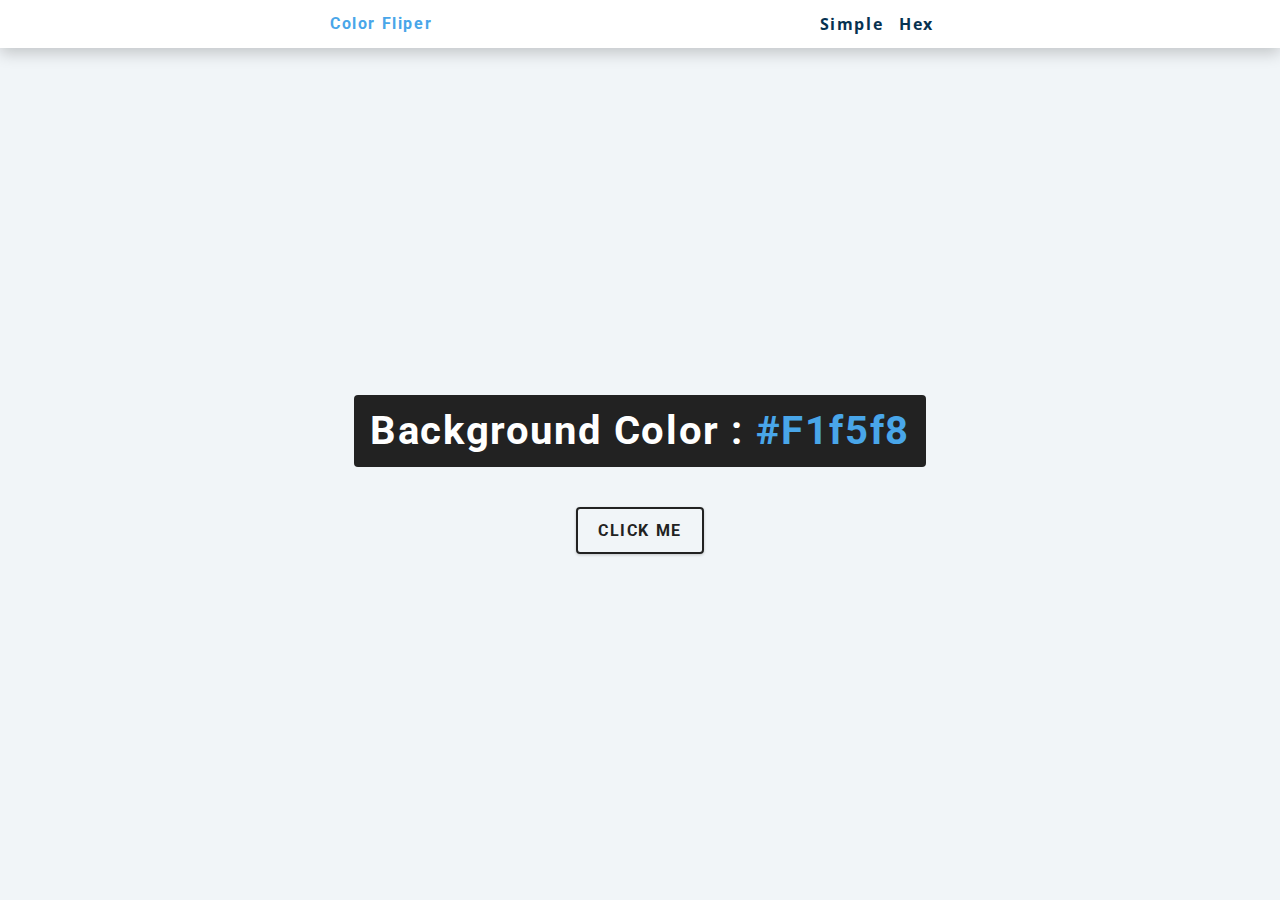
<file: color-fliper/index.html>
<!DOCTYPE html>
<html lang="en">
  <head>
    <meta charset="UTF-8" />
    <meta name="viewport" content="width=device-width, initial-scale=1.0" />
    <title>Color Flipper || Simple</title>

    <!-- styles -->
    <link rel="stylesheet" href="styles.css" />
  </head>
  <body>
    <nav>
      <div class="nav-center">
        <h4>color Fliper</h4>
        <ul class="nav-links">
          <li>
            <a href="index.html">Simple</a>
          </li>
          <li>
            <a href="hex.html">Hex</a>
          </li>
        </ul>
      </div> 
    </nav>
    <main>
      <div class="container">
        <h2>background color : <span class="color">
           #f1f5f8
        </span></h2>
        <button class="btn btn-hero" id="btn">click me</button>
      </div>
    </main>
    <!-- javascript -->
    <script src="app.js"></script>
  </body>
</html>
</file>
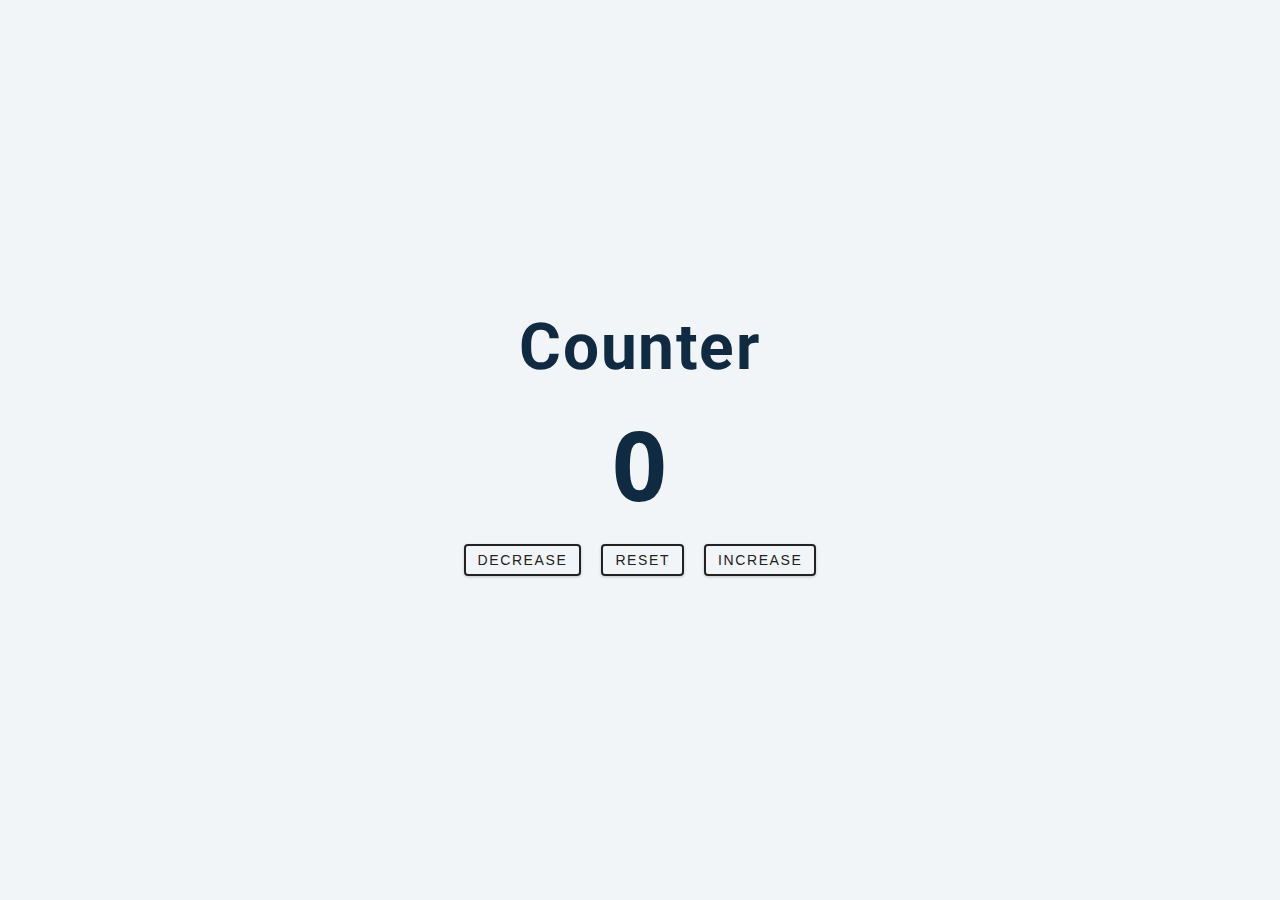
<file: counter/index.html>
<!DOCTYPE html>
<html lang="en">
  <head>
    <meta charset="UTF-8" />
    <meta name="viewport" content="width=device-width, initial-scale=1.0" />
    <title>Counter</title>

    <!-- styles -->
    <link rel="stylesheet" href="styles.css" />
  </head>
  <body>
    <main>
      <div class="container">
        <h1>
          Counter 
        </h1>
        <span id="value">0</span>
        <div class="button-container">
          <button class="btn decrease">decrease</button>
          <button class="btn reser">reset</button>
          <button class="btn increase ">increase</button>
        </div>
      </div>
    </main>
    <!-- javascript -->
    <script src="app.js"></script>
  </body>
</html>
</file>
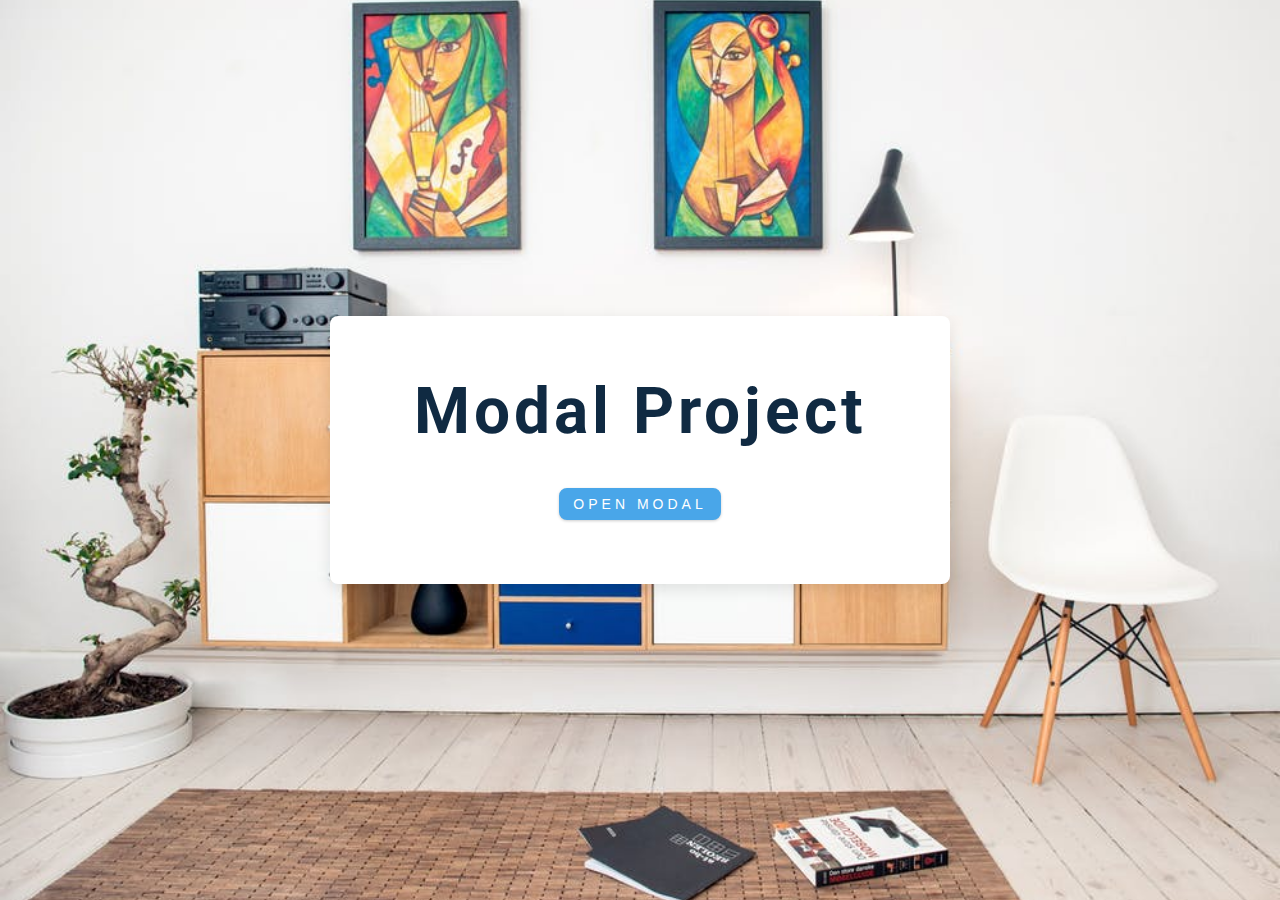
<file: modal/index.html>
<!DOCTYPE html>
<html lang="en">
  <head>
    <meta charset="UTF-8" />
    <meta name="viewport" content="width=device-width, initial-scale=1.0" />
    <title>Modal</title>
    <!-- font-awesome -->
    <link
      rel="stylesheet"
      href="https://cdnjs.cloudflare.com/ajax/libs/font-awesome/5.14.0/css/all.min.css"
    />
    <!-- styles -->
    <link rel="stylesheet" href="styles.css" />
  </head>
  <body>
    <!-- hero -->
    <header class="hero"> 
      <div class="banner">
        <h1 class="modal">Modal project</h1>
        <button class="btn modal-btn">Open modal</button>
      </div>
    </header>
    <!-- modal -->
    <div class="modal-overlay">
      <div class="modal-container">
        <h3>modal content</h3>
        <button class="close-btn">
          <i class="fas fa-times"></i>
        </button>
      </div>
    </div>
    <!-- javascript -->
    <script src="app.js"></script>
  </body>
</html>
</file>
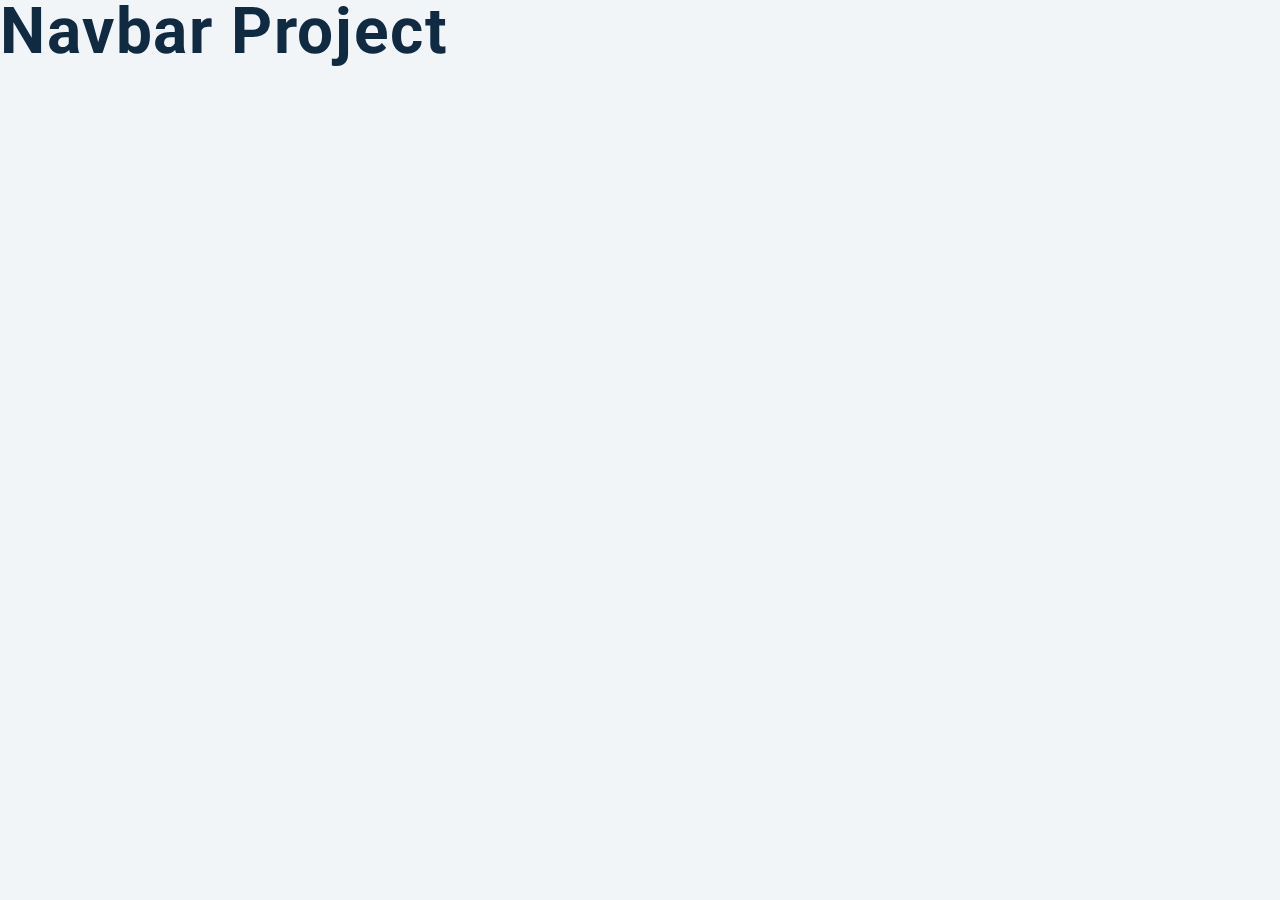
<file: navbar/index.html>
<!DOCTYPE html>
<html lang="en">
  <head>
    <meta charset="UTF-8" />
    <meta name="viewport" content="width=device-width, initial-scale=1.0" />
    <title>Navbar</title>
    <!-- font-awesome -->
    <link
      rel="stylesheet"
      href="https://cdnjs.cloudflare.com/ajax/libs/font-awesome/5.14.0/css/all.min.css"
    />

    <!-- styles -->
    <link rel="stylesheet" href="styles.css" />
  </head>
  <body>
    <h1>navbar project</h1>
    <!-- javascript -->
    <script src="app.js"></script>
  </body>
</html>
</file>
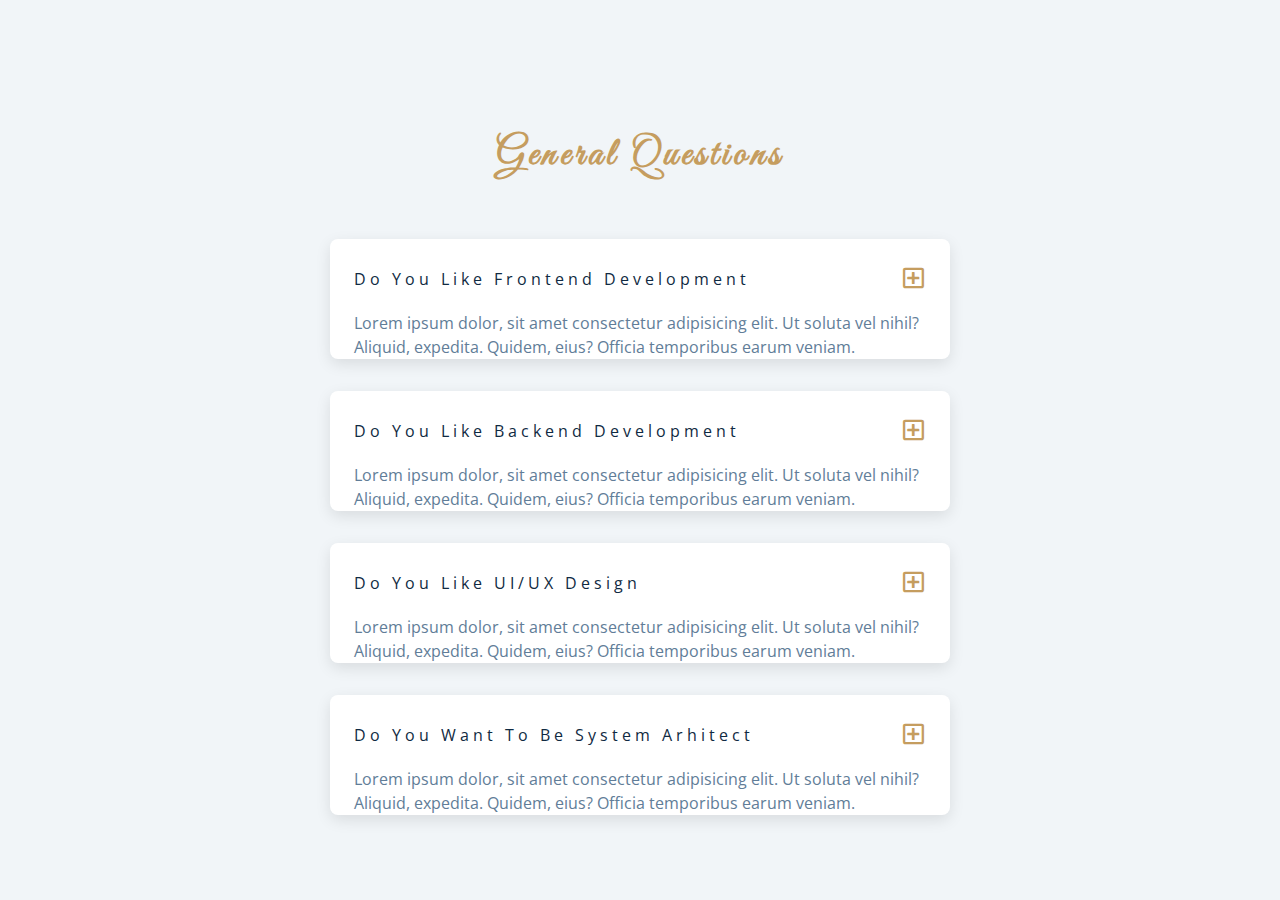
<file: question/index.html>
<!DOCTYPE html>
<html lang="en">

<head>
  <meta charset="UTF-8" />
  <meta name="viewport" content="width=device-width, initial-scale=1.0" />
  <title>Q & A</title>
  <!-- font-awesome -->
  <link rel="stylesheet" href="https://cdnjs.cloudflare.com/ajax/libs/font-awesome/5.14.0/css/all.min.css" />
  <!-- extra fonts -->
  <link href="https://fonts.googleapis.com/css?family=Great+Vibes&display=swap" rel="stylesheet" />
  <!-- styles -->
  <link rel="stylesheet" href="styles.css" />
</head>

<body>
  <section class="questions">
    <!-- title -->
    <div class="title">
      <h2>General questions</h2>
    </div>
    <!-- questions-->
    <div class="section-center">
      <!-- Single question-->
      <article class="question">
        <!-- question title-->
        <div class="question-title">
          <p>Do you like Frontend development</p>
          <button type="button" class="question-btn">
            <span class="plus-icon">
              <i class="far fa-plus-square"></i>
            </span>
            <span class="minus-icon">
              <i class="far fa-minus-square"></i>
            </span>
          </button>
        </div>
        <!-- Question text-->
        <div class="qeustion-text">
          <p>Lorem ipsum dolor, sit amet consectetur adipisicing elit. Ut soluta vel nihil? Aliquid, expedita. Quidem,
            eius? Officia temporibus earum veniam.
          </p>
        </div>
      </article>
      <!-- End single question-->
      <article class="question">
        <!-- question title-->
        <div class="question-title">
          <p>Do you like Backend development</p>
          <button type="button" class="question-btn">
            <span class="plus-icon">
              <i class="far fa-plus-square"></i>
            </span>
            <span class="minus-icon">
              <i class="far fa-minus-square"></i>
            </span>
          </button>
        </div>
        <!-- Question text-->
        <div class="qeustion-text">
          <p>Lorem ipsum dolor, sit amet consectetur adipisicing elit. Ut soluta vel nihil? Aliquid, expedita. Quidem,
            eius? Officia temporibus earum veniam.
          </p>
        </div>
      </article>
      <article class="question">
        <!-- question title-->
        <div class="question-title">
          <p>Do you like UI/UX Design</p>
          <button type="button" class="question-btn">
            <span class="plus-icon">
              <i class="far fa-plus-square"></i>
            </span>
            <span class="minus-icon">
              <i class="far fa-minus-square"></i>
            </span>
          </button>
        </div>
        <!-- Question text-->
        <div class="qeustion-text">
          <p>Lorem ipsum dolor, sit amet consectetur adipisicing elit. Ut soluta vel nihil? Aliquid, expedita. Quidem,
            eius? Officia temporibus earum veniam.
          </p>
        </div>
      </article>
      <article class="question">
        <!-- question title-->
        <div class="question-title">
          <p>Do you want to be System Arhitect</p>
          <button type="button" class="question-btn">
            <span class="plus-icon">
              <i class="far fa-plus-square"></i>
            </span>
            <span class="minus-icon">
              <i class="far fa-minus-square"></i>
            </span>
          </button>
        </div>
        <!-- Question text-->
        <div class="qeustion-text">
          <p>Lorem ipsum dolor, sit amet consectetur adipisicing elit. Ut soluta vel nihil? Aliquid, expedita. Quidem,
            eius? Officia temporibus earum veniam.
          </p>
        </div>
      </article>

    </div>
  </section>
  <!-- javascript -->
  <script src="app.js"></script>
</body>

</html>
</file>
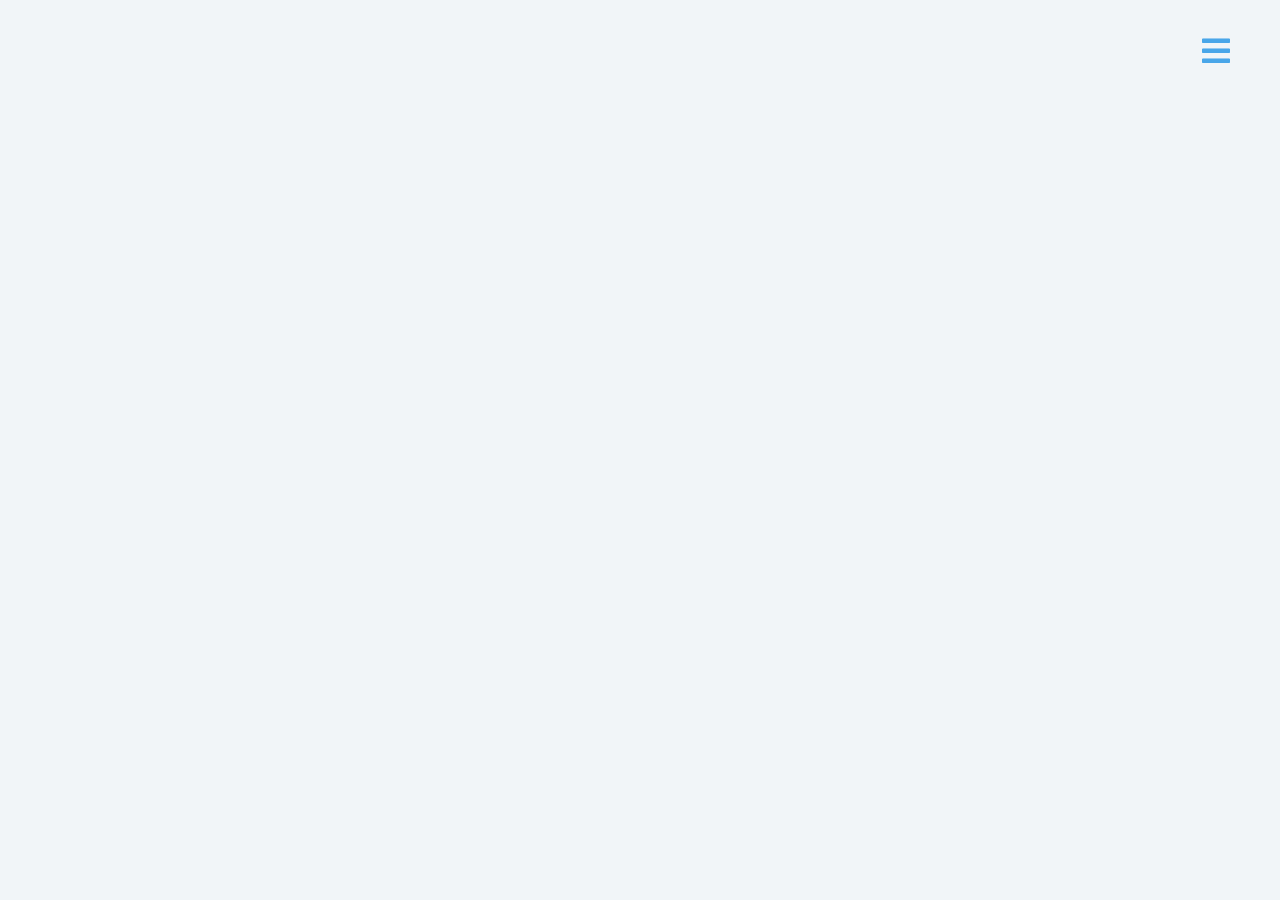
<file: sidebar/index.html>
<!DOCTYPE html>
<html lang="en">
  <head>
    <meta charset="UTF-8" />
    <meta name="viewport" content="width=device-width, initial-scale=1.0" />
    <title>Sidebar</title>
    <!-- font-awesome -->
    <link
      rel="stylesheet"
      href="https://cdnjs.cloudflare.com/ajax/libs/font-awesome/5.14.0/css/all.min.css"
    />

    <!-- styles -->
    <link rel="stylesheet" href="styles.css" />
  </head>
  <body>
    <button class="sidebar-toggle">
      <i class="fas fa-bars"></i>
    </button>
    <aside class="sidebar">
      <div class="sidebar-header">
        <h3 clas="logo">Mihai's sidebar project</h3>
        <button class="close-btn"><i class="fas fa-times"></i></button>
      </div>
      <!-- links -->
      <ul class="links">
        <li>
          <a href="index.html">home</a>
        </li>
        <li>
          <a href="about.html">about</a>
        </li>
        <li>
          <a href="projects.html">projects</a>
        </li>
        <li>
          <a href="contact.html">contact</a>
        </li>
      </ul>
      <!-- social media -->
      <ul class="social-icons">
        <li>
          <a href="https://www.twitter.com">
            <i class="fab fa-facebook"></i>
          </a>
        </li>
        <li>
          <a href="https://www.twitter.com">
            <i class="fab fa-twitter"></i>
          </a>
        </li>
        <li>
          <a href="https://www.twitter.com">
            <i class="fab fa-behance"></i>
          </a>
        </li>
        <li>
          <a href="https://www.twitter.com">
            <i class="fab fa-linkedin"></i>
          </a>
        </li>
        <li>
          <a href="https://www.twitter.com">
            <i class="fab fa-sketch"></i>
          </a>
        </li>
      </ul>
    </aside>
    <!-- javascript -->
    <script src="app.js"></script>
  </body>
</html>
</file>
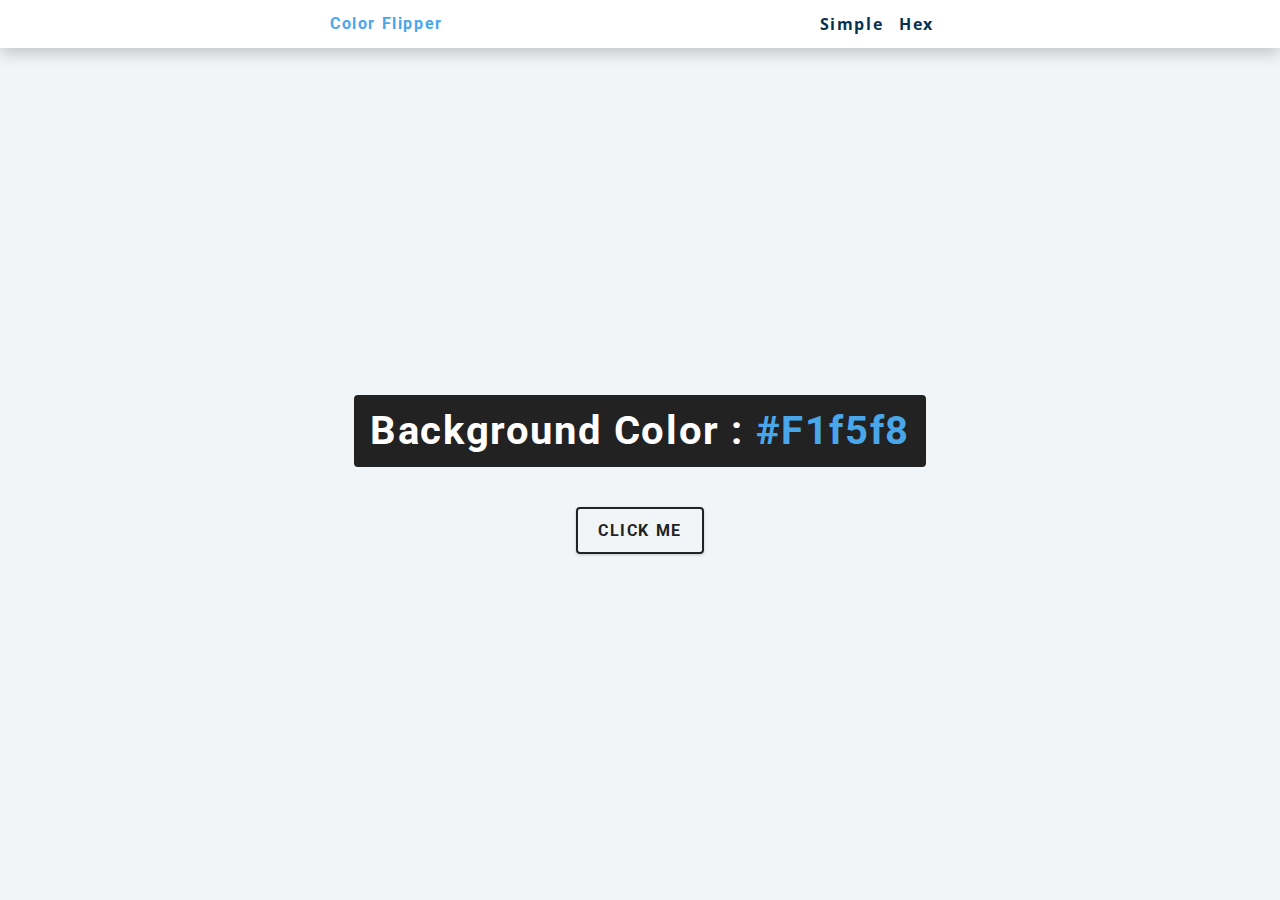
<file: color-fliper/hex.html>
<!DOCTYPE html>
<html lang="en">
  <head>
    <meta charset="UTF-8" />
    <meta name="viewport" content="width=device-width, initial-scale=1.0" />
    <title>
      Color Flipper || Simple
    </title>

    <!-- styles -->
    <link rel="stylesheet" href="styles.css" />
  </head>

  <body>
    <nav>
      <div class="nav-center">
        <h4>color flipper</h4>
        <ul class="nav-links">
          <li><a href="index.html">simple</a></li>
          <li><a href="hex.html">hex</a></li>
        </ul>
      </div>
    </nav>
    <main>
      <div class="container">
        <h2>background color : <span class="color">#f1f5f8</span></h2>
        <button class="btn btn-hero" id="btn">click me</button>
      </div>
    </main>
    <!-- javascript -->
    <script src="hex.js"></script>
  </body>
</html>
</file>
<file: color-fliper/styles.css>
/*
=============== 
Fonts
===============
*/
@import url("https://fonts.googleapis.com/css?family=Open+Sans|Roboto:400,700&display=swap");

/*
=============== 
Variables
===============
*/

:root {
  /* dark shades of primary color*/
  --clr-primary-1: hsl(205, 86%, 17%);
  --clr-primary-2: hsl(205, 77%, 27%);
  --clr-primary-3: hsl(205, 72%, 37%);
  --clr-primary-4: hsl(205, 63%, 48%);
  /* primary/main color */
  --clr-primary-5: hsl(205, 78%, 60%);
  /* lighter shades of primary color */
  --clr-primary-6: hsl(205, 89%, 70%);
  --clr-primary-7: hsl(205, 90%, 76%);
  --clr-primary-8: hsl(205, 86%, 81%);
  --clr-primary-9: hsl(205, 90%, 88%);
  --clr-primary-10: hsl(205, 100%, 96%);
  /* darkest grey - used for headings */
  --clr-grey-1: hsl(209, 61%, 16%);
  --clr-grey-2: hsl(211, 39%, 23%);
  --clr-grey-3: hsl(209, 34%, 30%);
  --clr-grey-4: hsl(209, 28%, 39%);
  /* grey used for paragraphs */
  --clr-grey-5: hsl(210, 22%, 49%);
  --clr-grey-6: hsl(209, 23%, 60%);
  --clr-grey-7: hsl(211, 27%, 70%);
  --clr-grey-8: hsl(210, 31%, 80%);
  --clr-grey-9: hsl(212, 33%, 89%);
  --clr-grey-10: hsl(210, 36%, 96%);
  --clr-white: #fff;
  --clr-red-dark: hsl(360, 67%, 44%);
  --clr-red-light: hsl(360, 71%, 66%);
  --clr-green-dark: hsl(125, 67%, 44%);
  --clr-green-light: hsl(125, 71%, 66%);
  --clr-black: #222;
  --ff-primary: "Roboto", sans-serif;
  --ff-secondary: "Open Sans", sans-serif;
  --transition: all 0.3s linear;
  --spacing: 0.1rem;
  --radius: 0.25rem;
  --light-shadow: 0 5px 15px rgba(0, 0, 0, 0.1);
  --dark-shadow: 0 5px 15px rgba(0, 0, 0, 0.2);
  --max-width: 1170px;
  --fixed-width: 620px;
}
/*
=============== 
Global Styles
===============
*/

*,
::after,
::before {
  margin: 0;
  padding: 0;
  box-sizing: border-box;
}
body {
  font-family: var(--ff-secondary);
  background: var(--clr-grey-10);
  color: var(--clr-grey-1);
  line-height: 1.5;
  font-size: 0.875rem;
}
ul {
  list-style-type: none;
}
a {
  text-decoration: none;
}
h1,
h2,
h3,
h4 {
  letter-spacing: var(--spacing);
  text-transform: capitalize;
  line-height: 1.25;
  margin-bottom: 0.75rem;
  font-family: var(--ff-primary);
}
h1 {
  font-size: 3rem;
}
h2 {
  font-size: 2rem;
}
h3 {
  font-size: 1.25rem;
}
h4 {
  font-size: 0.875rem;
}
p {
  margin-bottom: 1.25rem;
  color: var(--clr-grey-5);
}
@media screen and (min-width: 800px) {
  h1 {
    font-size: 4rem;
  }
  h2 {
    font-size: 2.5rem;
  }
  h3 {
    font-size: 1.75rem;
  }
  h4 {
    font-size: 1rem;
  }
  body {
    font-size: 1rem;
  }
  h1,
  h2,
  h3,
  h4 {
    line-height: 1;
  }
}
/*  global classes */

/* section */
.section {
  padding: 5rem 0;
}

.section-center {
  width: 90vw;
  margin: 0 auto;
  max-width: 1170px;
}
@media screen and (min-width: 992px) {
  .section-center {
    width: 95vw;
  }
}
main {
  min-height: 100vh;
  display: grid;
  place-items: center;
}

/*
=============== 
Nav
===============
*/
nav {
  background: var(--clr-white);
  height: 3rem;
  display: grid;
  align-items: center;
  box-shadow: var(--dark-shadow);
}
.nav-center {
  width: 90vw;
  max-width: var(--fixed-width);
  margin: 0 auto;
  display: flex;
  align-items: center;
  justify-content: space-between;
}
.nav-center h4 {
  margin-bottom: 0;
  color: var(--clr-primary-5);
}
.nav-links {
  display: flex;
}
nav a {
  text-transform: capitalize;
  font-weight: 700;
  font-size: 1rem;
  color: var(--clr-primary-1);
  letter-spacing: var(--spacing);
  margin-right: 1rem;
}
nav a:hover {
  color: var(--clr-primary-5);
}
/*
=============== 
Container
===============
*/
main {
  min-height: calc(100vh - 3rem);
  display: grid;
  place-items: center;
}
.container {
  text-align: center;
}
.container h2 {
  background: var(--clr-black);
  color: var(--clr-white);
  padding: 1rem;
  border-radius: var(--radius);
  margin-bottom: 2.5rem;
}
.color {
  color: var(--clr-primary-5);
}
.btn-hero {
  font-family: var(--ff-primary);
  text-transform: uppercase;
  background: transparent;
  color: var(--clr-black);
  letter-spacing: var(--spacing);
  display: inline-block;
  font-weight: 700;
  transition: var(--transition);
  border: 2px solid var(--clr-black);
  cursor: pointer;
  box-shadow: 0 1px 3px rgba(0, 0, 0, 0.2);
  border-radius: var(--radius);
  font-size: 1rem;
  padding: 0.75rem 1.25rem;
}
.btn-hero:hover {
  color: var(--clr-white);
  background: var(--clr-black);
}
</file>
<file: counter/styles.css>
/*
=============== 
Fonts
===============
*/
@import url("https://fonts.googleapis.com/css?family=Open+Sans|Roboto:400,700&display=swap");

/*
=============== 
Variables
===============
*/

:root {
  /* dark shades of primary color*/
  --clr-primary-1: hsl(205, 86%, 17%);
  --clr-primary-2: hsl(205, 77%, 27%);
  --clr-primary-3: hsl(205, 72%, 37%);
  --clr-primary-4: hsl(205, 63%, 48%);
  /* primary/main color */
  --clr-primary-5: hsl(205, 78%, 60%);
  /* lighter shades of primary color */
  --clr-primary-6: hsl(205, 89%, 70%);
  --clr-primary-7: hsl(205, 90%, 76%);
  --clr-primary-8: hsl(205, 86%, 81%);
  --clr-primary-9: hsl(205, 90%, 88%);
  --clr-primary-10: hsl(205, 100%, 96%);
  /* darkest grey - used for headings */
  --clr-grey-1: hsl(209, 61%, 16%);
  --clr-grey-2: hsl(211, 39%, 23%);
  --clr-grey-3: hsl(209, 34%, 30%);
  --clr-grey-4: hsl(209, 28%, 39%);
  /* grey used for paragraphs */
  --clr-grey-5: hsl(210, 22%, 49%);
  --clr-grey-6: hsl(209, 23%, 60%);
  --clr-grey-7: hsl(211, 27%, 70%);
  --clr-grey-8: hsl(210, 31%, 80%);
  --clr-grey-9: hsl(212, 33%, 89%);
  --clr-grey-10: hsl(210, 36%, 96%);
  --clr-white: #fff;
  --clr-red-dark: hsl(360, 67%, 44%);
  --clr-red-light: hsl(360, 71%, 66%);
  --clr-green-dark: hsl(125, 67%, 44%);
  --clr-green-light: hsl(125, 71%, 66%);
  --clr-black: #222;
  --ff-primary: "Roboto", sans-serif;
  --ff-secondary: "Open Sans", sans-serif;
  --transition: all 0.3s linear;
  --spacing: 0.1rem;
  --radius: 0.25rem;
  --light-shadow: 0 5px 15px rgba(0, 0, 0, 0.1);
  --dark-shadow: 0 5px 15px rgba(0, 0, 0, 0.2);
  --max-width: 1170px;
  --fixed-width: 620px;
}
/*
=============== 
Global Styles
===============
*/

*,
::after,
::before {
  margin: 0;
  padding: 0;
  box-sizing: border-box;
}
body {
  font-family: var(--ff-secondary);
  background: var(--clr-grey-10);
  color: var(--clr-grey-1);
  line-height: 1.5;
  font-size: 0.875rem;
}
ul {
  list-style-type: none;
}
a {
  text-decoration: none;
}
h1,
h2,
h3,
h4 {
  letter-spacing: var(--spacing);
  text-transform: capitalize;
  line-height: 1.25;
  margin-bottom: 0.75rem;
  font-family: var(--ff-primary);
}
h1 {
  font-size: 3rem;
}
h2 {
  font-size: 2rem;
}
h3 {
  font-size: 1.25rem;
}
h4 {
  font-size: 0.875rem;
}
p {
  margin-bottom: 1.25rem;
  color: var(--clr-grey-5);
}
@media screen and (min-width: 800px) {
  h1 {
    font-size: 4rem;
  }
  h2 {
    font-size: 2.5rem;
  }
  h3 {
    font-size: 1.75rem;
  }
  h4 {
    font-size: 1rem;
  }
  body {
    font-size: 1rem;
  }
  h1,
  h2,
  h3,
  h4 {
    line-height: 1;
  }
}
/*  global classes */

/* section */
.section {
  padding: 5rem 0;
}

.section-center {
  width: 90vw;
  margin: 0 auto;
  max-width: 1170px;
}
@media screen and (min-width: 992px) {
  .section-center {
    width: 95vw;
  }
}
main {
  min-height: 100vh;
  display: grid;
  place-items: center;
}

/*
=============== 
Counter
===============
*/

main {
  min-height: 100vh;
  display: grid;
  place-items: center;
}
.container {
  text-align: center;
}
#value {
  font-size: 6rem;
  font-weight: bold;
}
.btn {
  text-transform: uppercase;
  background: transparent;
  color: var(--clr-black);
  padding: 0.375rem 0.75rem;
  letter-spacing: var(--spacing);
  display: inline-block;
  transition: var(--transition);
  font-size: 0.875rem;
  border: 2px solid var(--clr-black);
  cursor: pointer;
  box-shadow: 0 1px 3px rgba(0, 0, 0, 0.2);
  border-radius: var(--radius);
  margin: 0.5rem;
}
.btn:hover {
  color: var(--clr-white);
  background: var(--clr-black);
}
</file>
<file: modal/styles.css>
/*
=============== 
Fonts
===============
*/
@import url("https://fonts.googleapis.com/css?family=Open+Sans|Roboto:400,700&display=swap");

/*
=============== 
Variables
===============
*/

:root {
  /* dark shades of primary color*/
  --clr-primary-1: hsl(205, 86%, 17%);
  --clr-primary-2: hsl(205, 77%, 27%);
  --clr-primary-3: hsl(205, 72%, 37%);
  --clr-primary-4: hsl(205, 63%, 48%);
  /* primary/main color */
  --clr-primary-5: #49a6e9;
  /* --clr-primary-5: rgb(73, 166, 233); */
  /* lighter shades of primary color */
  --clr-primary-6: hsl(205, 89%, 70%);
  --clr-primary-7: hsl(205, 90%, 76%);
  --clr-primary-8: hsl(205, 86%, 81%);
  --clr-primary-9: hsl(205, 90%, 88%);
  --clr-primary-10: hsl(205, 100%, 96%);
  /* darkest grey - used for headings */
  --clr-grey-1: hsl(209, 61%, 16%);
  --clr-grey-2: hsl(211, 39%, 23%);
  --clr-grey-3: hsl(209, 34%, 30%);
  --clr-grey-4: hsl(209, 28%, 39%);
  /* grey used for paragraphs */
  --clr-grey-5: hsl(210, 22%, 49%);
  --clr-grey-6: hsl(209, 23%, 60%);
  --clr-grey-7: hsl(211, 27%, 70%);
  --clr-grey-8: hsl(210, 31%, 80%);
  --clr-grey-9: hsl(212, 33%, 89%);
  --clr-grey-10: hsl(210, 36%, 96%);
  --clr-white: #fff;
  --clr-red-dark: hsl(360, 67%, 44%);
  --clr-red-light: hsl(360, 71%, 66%);
  --clr-green-dark: hsl(125, 67%, 44%);
  --clr-green-light: hsl(125, 71%, 66%);
  --clr-black: #222;
  --ff-primary: "Roboto", sans-serif;
  --ff-secondary: "Open Sans", sans-serif;
  --transition: all 0.3s linear;
  --spacing: 0.25rem;
  --radius: 0.5rem;
  --light-shadow: 0 5px 15px rgba(0, 0, 0, 0.1);
  --dark-shadow: 0 5px 15px rgba(0, 0, 0, 0.2);
  --max-width: 1170px;
  --fixed-width: 620px;
}
/*
=============== 
Global Styles
===============
*/

*,
::after,
::before {
  margin: 0;
  padding: 0;
  box-sizing: border-box;
}
body {
  font-family: var(--ff-secondary);
  background: var(--clr-grey-10);
  color: var(--clr-grey-1);
  line-height: 1.5;
  font-size: 0.875rem;
}
ul {
  list-style-type: none;
}
a {
  text-decoration: none;
}
img:not(.logo) {
  width: 100%;
}
img {
  display: block;
}

h1,
h2,
h3,
h4 {
  letter-spacing: var(--spacing);
  text-transform: capitalize;
  line-height: 1.25;
  margin-bottom: 0.75rem;
  font-family: var(--ff-primary);
}
h1 {
  font-size: 3rem;
}
h2 {
  font-size: 2rem;
}
h3 {
  font-size: 1.25rem;
}
h4 {
  font-size: 0.875rem;
}
p {
  margin-bottom: 1.25rem;
  color: var(--clr-grey-5);
}
@media screen and (min-width: 800px) {
  h1 {
    font-size: 4rem;
  }
  h2 {
    font-size: 2.5rem;
  }
  h3 {
    font-size: 1.75rem;
  }
  h4 {
    font-size: 1rem;
  }
  body {
    font-size: 1rem;
  }
  h1,
  h2,
  h3,
  h4 {
    line-height: 1;
  }
}
/*  global classes */

.btn {
  text-transform: uppercase;
  background: transparent;
  color: var(--clr-black);
  padding: 0.375rem 0.75rem;
  letter-spacing: var(--spacing);
  display: inline-block;
  transition: var(--transition);
  font-size: 0.875rem;
  border: 2px solid var(--clr-black);
  cursor: pointer;
  box-shadow: 0 1px 3px rgba(0, 0, 0, 0.2);
  border-radius: var(--radius);
}
.btn:hover {
  color: var(--clr-white);
  background: var(--clr-black);
}
/* section */
.section {
  padding: 5rem 0;
}

.section-center {
  width: 90vw;
  margin: 0 auto;
  max-width: 1170px;
}
@media screen and (min-width: 992px) {
  .section-center {
    width: 95vw;
  }
}
main {
  min-height: 100vh;
  display: grid;
  place-items: center;
}
/*
=============== 
Modal
===============
*/
.hero {
  min-height: 100vh;
  background: url("./hero.jpeg") center/cover no-repeat;
  display: grid;
  place-items: center;
}
.banner {
  background: var(--clr-white);
  padding: 4rem 0;
  border-radius: var(--radius);
  box-shadow: var(--light-shadow);
  text-align: center;
  width: 90vw;
  max-width: var(--fixed-width);
}
.modal-btn {
  margin-top: 2rem;
  background: var(--clr-primary-5);
  border-color: var(--clr-primary-5);
  color: var(--clr-white);
}
.modal-btn:hover {
  background: transparent;
  color: var(--clr-primary-5);
}
.modal-overlay {
  position: fixed;
  top: 0;
  left: 0;
  width: 100%;
  height: 100%;
  background: rgba(73, 166, 233, 0.5);
  display: grid;
  place-items: center;
  transition: var(--transition);
  visibility: hidden;
  z-index: -10;
}
/* OPEN/CLOSE MODAL */
.open-modal {
  visibility: visible;
  z-index: 10;
}
.modal-container {
  background: var(--clr-white);
  border-radius: var(--radius);
  width: 90vw;
  height: 30vh;
  max-width: var(--fixed-width);
  text-align: center;
  display: grid;
  place-items: center;
  position: relative;
}
.close-btn {
  position: absolute;
  top: 1rem;
  right: 1rem;
  font-size: 2rem;
  background: transparent;
  border-color: transparent;
  color: var(--clr-red-dark);
  cursor: pointer;
  transition: var(--transition);
}
.close-btn:hover {
  color: var(--clr-red-light);
  transform: scale(1.3);
}
</file>
<file: navbar/styles.css>
/*
=============== 
Fonts
===============
*/
@import url('https://fonts.googleapis.com/css?family=Open+Sans|Roboto:400,700&display=swap');

/*
=============== 
Variables
===============
*/

:root {
  /* dark shades of primary color*/
  --clr-primary-1: hsl(205, 86%, 17%);
  --clr-primary-2: hsl(205, 77%, 27%);
  --clr-primary-3: hsl(205, 72%, 37%);
  --clr-primary-4: hsl(205, 63%, 48%);
  /* primary/main color */
  --clr-primary-5: hsl(205, 78%, 60%);
  /* lighter shades of primary color */
  --clr-primary-6: hsl(205, 89%, 70%);
  --clr-primary-7: hsl(205, 90%, 76%);
  --clr-primary-8: hsl(205, 86%, 81%);
  --clr-primary-9: hsl(205, 90%, 88%);
  --clr-primary-10: hsl(205, 100%, 96%);
  /* darkest grey - used for headings */
  --clr-grey-1: hsl(209, 61%, 16%);
  --clr-grey-2: hsl(211, 39%, 23%);
  --clr-grey-3: hsl(209, 34%, 30%);
  --clr-grey-4: hsl(209, 28%, 39%);
  /* grey used for paragraphs */
  --clr-grey-5: hsl(210, 22%, 49%);
  --clr-grey-6: hsl(209, 23%, 60%);
  --clr-grey-7: hsl(211, 27%, 70%);
  --clr-grey-8: hsl(210, 31%, 80%);
  --clr-grey-9: hsl(212, 33%, 89%);
  --clr-grey-10: hsl(210, 36%, 96%);
  --clr-white: #fff;
  --clr-red-dark: hsl(360, 67%, 44%);
  --clr-red-light: hsl(360, 71%, 66%);
  --clr-green-dark: hsl(125, 67%, 44%);
  --clr-green-light: hsl(125, 71%, 66%);
  --clr-black: #222;
  --ff-primary: 'Roboto', sans-serif;
  --ff-secondary: 'Open Sans', sans-serif;
  --transition: all 0.3s linear;
  --spacing: 0.1rem;
  --radius: 0.25rem;
  --light-shadow: 0 5px 15px rgba(0, 0, 0, 0.1);
  --dark-shadow: 0 5px 15px rgba(0, 0, 0, 0.2);
  --max-width: 1170px;
  --fixed-width: 620px;
}

/*
=============== 
Global Styles
===============
*/

*,
::after,
::before {
  margin: 0;
  padding: 0;
  box-sizing: border-box;
}

body {
  font-family: var(--ff-secondary);
  background: var(--clr-grey-10);
  color: var(--clr-grey-1);
  line-height: 1.5;
  font-size: 0.875rem;
}

ul {
  list-style-type: none;
}

a {
  text-decoration: none;
}

h1,
h2,
h3,
h4 {
  letter-spacing: var(--spacing);
  text-transform: capitalize;
  line-height: 1.25;
  margin-bottom: 0.75rem;
  font-family: var(--ff-primary);
}

h1 {
  font-size: 3rem;
}

h2 {
  font-size: 2rem;
}

h3 {
  font-size: 1.25rem;
}

h4 {
  font-size: 0.875rem;
}

p {
  margin-bottom: 1.25rem;
  color: var(--clr-grey-5);
}

@media screen and (min-width: 800px) {
  h1 {
    font-size: 4rem;
  }

  h2 {
    font-size: 2.5rem;
  }

  h3 {
    font-size: 1.75rem;
  }

  h4 {
    font-size: 1rem;
  }

  body {
    font-size: 1rem;
  }

  h1,
  h2,
  h3,
  h4 {
    line-height: 1;
  }
}

/*  global classes */

/* section */
.section {
  padding: 5rem 0;
}

.section-center {
  width: 90vw;
  margin: 0 auto;
  max-width: 1170px;
}

@media screen and (min-width: 992px) {
  .section-center {
    width: 95vw;
  }
}

main {
  min-height: 100vh;
  display: grid;
  place-items: center;
}

/*
=============== 
Navbar
===============
*/
nav {
  background: var(--clr-white);
  box-shadow: var(--light-shadow);
}

.nav-header {
  display: flex;
  align-items: center;
  justify-content: space-between;
  padding: 1rem;
}

.nav-toggle {
  font-size: 1.5rem;
  color: var(--clr-primary-5);
  background: transparent;
  border-color: transparent;
  transition: var(--transition);
  cursor: pointer;
}

.nav-toggle:hover {
  color: var(--clr-primary-1);
  transform: rotate(90deg);
}

.logo {
  height: 40px;
}

.links a {
  color: var(--clr-grey-3);
  font-size: 1rem;
  text-transform: capitalize;
  letter-spacing: var(--spacing);
  display: block;
  padding: 0.5rem 1rem;
  transition: var(--transition);
}

.links a:hover {
  background: var(--clr-primary-8);
  color: var(--clr-primary-5);
  padding-left: 1.5rem;
}

.social-icons {
  display: none;
}

.links {
  height: 0;
  overflow: hidden;
  transition: var(--transition);
  
}

.show-links {
  height: 10rem;
}

@media screen and (min-width: 800px) {
  .nav-center {
    max-width: 1170px;
    margin: 0 auto;
    display: flex;
    align-items: center;
    justify-content: space-between;
    padding: 1rem;
  }

  .nav-header {
    padding: 0;
  }

  .nav-toggle {
    display: none;
  }

  .links {
    height: auto;
    display: flex;
  }

  .links a {
    padding: 0;
    margin: 0 0.5rem;
  }

  .links a:hover {
    padding: 0;
    background: transparent;
  }

  .social-icons {
    display: flex;
  }

  .social-icons a {
    margin: 0 0.5rem;
    color: var(--clr-primary-5);
    transition: var(--transition);
  }

  .social-icons a:hover {
    color: var(--clr-primary-7);
  }
}
</file>
<file: question/styles.css>
/*
=============== 
Fonts
===============
*/
@import url("https://fonts.googleapis.com/css?family=Open+Sans|Roboto:400,700&display=swap");

/*
=============== 
Variables
===============
*/

:root {
  /* dark shades of primary color*/
  --clr-primary-1: hsl(205, 86%, 17%);
  --clr-primary-2: hsl(205, 77%, 27%);
  --clr-primary-3: hsl(205, 72%, 37%);
  --clr-primary-4: hsl(205, 63%, 48%);
  /* primary/main color */
  --clr-primary-5: #49a6e9;
  /* lighter shades of primary color */
  --clr-primary-6: hsl(205, 89%, 70%);
  --clr-primary-7: hsl(205, 90%, 76%);
  --clr-primary-8: hsl(205, 86%, 81%);
  --clr-primary-9: hsl(205, 90%, 88%);
  --clr-primary-10: hsl(205, 100%, 96%);
  /* darkest grey - used for headings */
  --clr-grey-1: hsl(209, 61%, 16%);
  --clr-grey-2: hsl(211, 39%, 23%);
  --clr-grey-3: hsl(209, 34%, 30%);
  --clr-grey-4: hsl(209, 28%, 39%);
  /* grey used for paragraphs */
  --clr-grey-5: hsl(210, 22%, 49%);
  --clr-grey-6: hsl(209, 23%, 60%);
  --clr-grey-7: hsl(211, 27%, 70%);
  --clr-grey-8: hsl(210, 31%, 80%);
  --clr-grey-9: hsl(212, 33%, 89%);
  --clr-grey-10: hsl(210, 36%, 96%);
  --clr-white: #fff;
  --clr-red-dark: hsl(360, 67%, 44%);
  --clr-red-light: hsl(360, 71%, 66%);
  --clr-green-dark: hsl(125, 67%, 44%);
  --clr-green-light: hsl(125, 71%, 66%);
  --clr-gold: #c59d5f;
  --clr-black: #222;
  --ff-primary: "Roboto", sans-serif;
  --ff-secondary: "Open Sans", sans-serif;
  --transition: all 0.3s linear;
  --spacing: 0.25rem;
  --radius: 0.5rem;
  --light-shadow: 0 5px 15px rgba(0, 0, 0, 0.1);
  --dark-shadow: 0 5px 15px rgba(0, 0, 0, 0.2);
  --max-width: 1170px;
  --fixed-width: 620px;
}

/*
=============== 
Global Styles
===============
*/

*,
::after,
::before {
  margin: 0;
  padding: 0;
  box-sizing: border-box;
}

body {
  font-family: var(--ff-secondary);
  background: var(--clr-grey-10);
  color: var(--clr-grey-1);
  line-height: 1.5;
  font-size: 0.875rem;
}

ul {
  list-style-type: none;
}

a {
  text-decoration: none;
}

img:not(.logo) {
  width: 100%;
}

img {
  display: block;
}

h1,
h2,
h3,
h4 {
  letter-spacing: var(--spacing);
  text-transform: capitalize;
  line-height: 1.25;
  margin-bottom: 0.75rem;
  font-family: var(--ff-primary);
}

h1 {
  font-size: 3rem;
}

h2 {
  font-size: 2rem;
}

h3 {
  font-size: 1.25rem;
}

h4 {
  font-size: 0.875rem;
}

p {
  margin-bottom: 1.25rem;
  color: var(--clr-grey-5);
}

@media screen and (min-width: 800px) {
  h1 {
    font-size: 4rem;
  }

  h2 {
    font-size: 2.5rem;
  }

  h3 {
    font-size: 1.75rem;
  }

  h4 {
    font-size: 1rem;
  }

  body {
    font-size: 1rem;
  }

  h1,
  h2,
  h3,
  h4 {
    line-height: 1;
  }
}

/*  global classes */

.btn {
  text-transform: uppercase;
  background: transparent;
  color: var(--clr-black);
  padding: 0.375rem 0.75rem;
  letter-spacing: var(--spacing);
  display: inline-block;
  transition: var(--transition);
  font-size: 0.875rem;
  border: 2px solid var(--clr-black);
  cursor: pointer;
  box-shadow: 0 1px 3px rgba(0, 0, 0, 0.2);
  border-radius: var(--radius);
}

.btn:hover {
  color: var(--clr-white);
  background: var(--clr-black);
}

/* section */
.section {
  padding: 5rem 0;
}

.section-center {
  width: 90vw;
  margin: 0 auto;
  max-width: 1170px;
}

@media screen and (min-width: 992px) {
  .section-center {
    width: 95vw;
  }
}

main {
  min-height: 100vh;
  display: grid;
  place-items: center;
}

/*
=============== 
Questions
===============
*/
.title {
  margin-top: 15vh;
  margin-bottom: 4rem;
}

.title h2 {
  color: var(--clr-gold);
  font-family: "Great Vibes", cursive;
  text-align: center;
}

.section-center {
  max-width: var(--fixed-width);
}

.question {
  background: var(--clr-white);
  border-radius: var(--radius);
  box-shadow: var(--light-shadow);
  padding: 1.5rem 1.5rem 0 1.5rem;
  margin-bottom: 2rem;
}

.question-title {
  display: flex;
  justify-content: space-between;
  align-items: center;
  text-transform: capitalize;
  padding-bottom: 1rem;
}

.question-title p {
  margin-bottom: 0;
  letter-spacing: var(--spacing);
  color: var(--clr-grey-1);
}

.question-btn {
  font-size: 1.5rem;
  background: transparent;
  border-color: transparent;
  cursor: pointer;
  color: var(--clr-gold);
  transition: var(--transition);
}

.question-btn:hover {
  transform: rotate(90deg);
}

.question-text {
  padding: 1rem 0 1.5rem 0;
  border-top: 1px solid rgba(0, 0, 0, 0.2);
}

.question-text p {
  margin-bottom: 0;
}

/* hide text */
 .question-text {
  display: none;
}
.show-text .question-text {
  display: block;
}
.minus-icon {
  display: none;
}
.show-text .minus-icon {
  display: inline;
}
.show-text .plus-icon {
  display: none;
}
</file>
<file: sidebar/styles.css>
/*
=============== 
Fonts
===============
*/
@import url('https://fonts.googleapis.com/css?family=Open+Sans|Roboto:400,700&display=swap');

/*
=============== 
Variables
===============
*/

:root {
  /* dark shades of primary color*/
  --clr-primary-1: hsl(205, 86%, 17%);
  --clr-primary-2: hsl(205, 77%, 27%);
  --clr-primary-3: hsl(205, 72%, 37%);
  --clr-primary-4: hsl(205, 63%, 48%);
  /* primary/main color */
  --clr-primary-5: hsl(205, 78%, 60%);
  /* lighter shades of primary color */
  --clr-primary-6: hsl(205, 89%, 70%);
  --clr-primary-7: hsl(205, 90%, 76%);
  --clr-primary-8: hsl(205, 86%, 81%);
  --clr-primary-9: hsl(205, 90%, 88%);
  --clr-primary-10: hsl(205, 100%, 96%);
  /* darkest grey - used for headings */
  --clr-grey-1: hsl(209, 61%, 16%);
  --clr-grey-2: hsl(211, 39%, 23%);
  --clr-grey-3: hsl(209, 34%, 30%);
  --clr-grey-4: hsl(209, 28%, 39%);
  /* grey used for paragraphs */
  --clr-grey-5: hsl(210, 22%, 49%);
  --clr-grey-6: hsl(209, 23%, 60%);
  --clr-grey-7: hsl(211, 27%, 70%);
  --clr-grey-8: hsl(210, 31%, 80%);
  --clr-grey-9: hsl(212, 33%, 89%);
  --clr-grey-10: hsl(210, 36%, 96%);
  --clr-white: #fff;
  --clr-red-dark: hsl(360, 67%, 44%);
  --clr-red-light: hsl(360, 71%, 66%);
  --clr-green-dark: hsl(125, 67%, 44%);
  --clr-green-light: hsl(125, 71%, 66%);
  --clr-black: #222;
  --ff-primary: 'Roboto', sans-serif;
  --ff-secondary: 'Open Sans', sans-serif;
  --transition: all 0.3s linear;
  --spacing: 0.1rem;
  --radius: 0.25rem;
  --light-shadow: 0 5px 15px rgba(0, 0, 0, 0.1);
  --dark-shadow: 0 5px 15px rgba(0, 0, 0, 0.2);
  --max-width: 1170px;
  --fixed-width: 620px;
}
/*
=============== 
Global Styles
===============
*/

*,
::after,
::before {
  margin: 0;
  padding: 0;
  box-sizing: border-box;
}
body {
  font-family: var(--ff-secondary);
  background: var(--clr-grey-10);
  color: var(--clr-grey-1);
  line-height: 1.5;
  font-size: 0.875rem;
}
ul {
  list-style-type: none;
}
a {
  text-decoration: none;
}
h1,
h2,
h3,
h4 {
  letter-spacing: var(--spacing);
  text-transform: capitalize;
  line-height: 1.25;
  margin-bottom: 0.75rem;
  font-family: var(--ff-primary);
}
h1 {
  font-size: 3rem;
}
h2 {
  font-size: 2rem;
}
h3 {
  font-size: 1.25rem;
}
h4 {
  font-size: 0.875rem;
}
p {
  margin-bottom: 1.25rem;
  color: var(--clr-grey-5);
}
@media screen and (min-width: 800px) {
  h1 {
    font-size: 4rem;
  }
  h2 {
    font-size: 2.5rem;
  }
  h3 {
    font-size: 1.75rem;
  }
  h4 {
    font-size: 1rem;
  }
  body {
    font-size: 1rem;
  }
  h1,
  h2,
  h3,
  h4 {
    line-height: 1;
  }
}
/*  global classes */

/* section */
.section {
  padding: 5rem 0;
}

.section-center {
  width: 90vw;
  margin: 0 auto;
  max-width: 1170px;
}
@media screen and (min-width: 992px) {
  .section-center {
    width: 95vw;
  }
}
main {
  min-height: 100vh;
  display: grid;
  place-items: center;
}

/*
=============== 
Sidebar
===============
*/
.sidebar-toggle {
  position: fixed;
  top: 2rem;
  right: 3rem;
  font-size: 2rem;
  background: transparent;
  border-color: transparent;
  color: var(--clr-primary-5);
  transition: var(--transition);
  cursor: pointer;
  animation: bounce 2s ease-in-out infinite;
}
.sidebar-toggle:hover {
  color: var(--clr-primary-7);
}
@keyframes bounce {
  0% {
    transform: scale(1);
  }
  50% {
    transform: scale(1.5);
  }
  100% {
    transform: scale(1);
  }
}

.sidebar-header {
  display: flex;
  justify-content: space-between;
  align-items: center;
  padding: 1rem 1.5rem;
}
.close-btn {
  font-size: 1.75rem;
  background: transparent;
  border-color: transparent;
  color: var(--clr-primary-5);
  transition: var(--transition);
  cursor: pointer;
  color: var(--clr-red-dark);
}
.close-btn:hover {
  color: var(--clr-red-light);
  transform: rotate(360deg);
}
.logo {
  justify-self: center;
  height: 40px;
}

.links a {
  display: block;
  font-size: 1.5rem;
  text-transform: capitalize;
  padding: 1rem 1.5rem;
  color: var(--clr-grey-5);
  transition: var(--transition);
}
.links a:hover {
  background: var(--clr-primary-8);
  color: var(--clr-primary-5);
  padding-left: 1.75rem;
}
.social-icons {
  justify-self: center;
  display: flex;
  padding-bottom: 2rem;
}
.social-icons a {
  font-size: 1.5rem;
  margin: 0 0.5rem;
  color: var(--clr-primary-5);
  transition: var(--transition);
}
.social-icons a:hover {
  color: var(--clr-primary-1);
}

.sidebar {
  position: fixed;
  top: 0;
  left: 0;
  width: 100%;
  height: 100%;
  background: var(--clr-white);
  display: grid;
  grid-template-rows: auto 1fr auto;
  row-gap: 1rem;
  box-shadow: var(--clr-red-dark);
  transition: var(--transition);
  transform: translate(-100%); 
}
.show-sidebar {
  transform: translate(0);
}
@media screen and (min-width: 676px) {
  .sidebar {
    width: 400px;
  }
}
</file>
